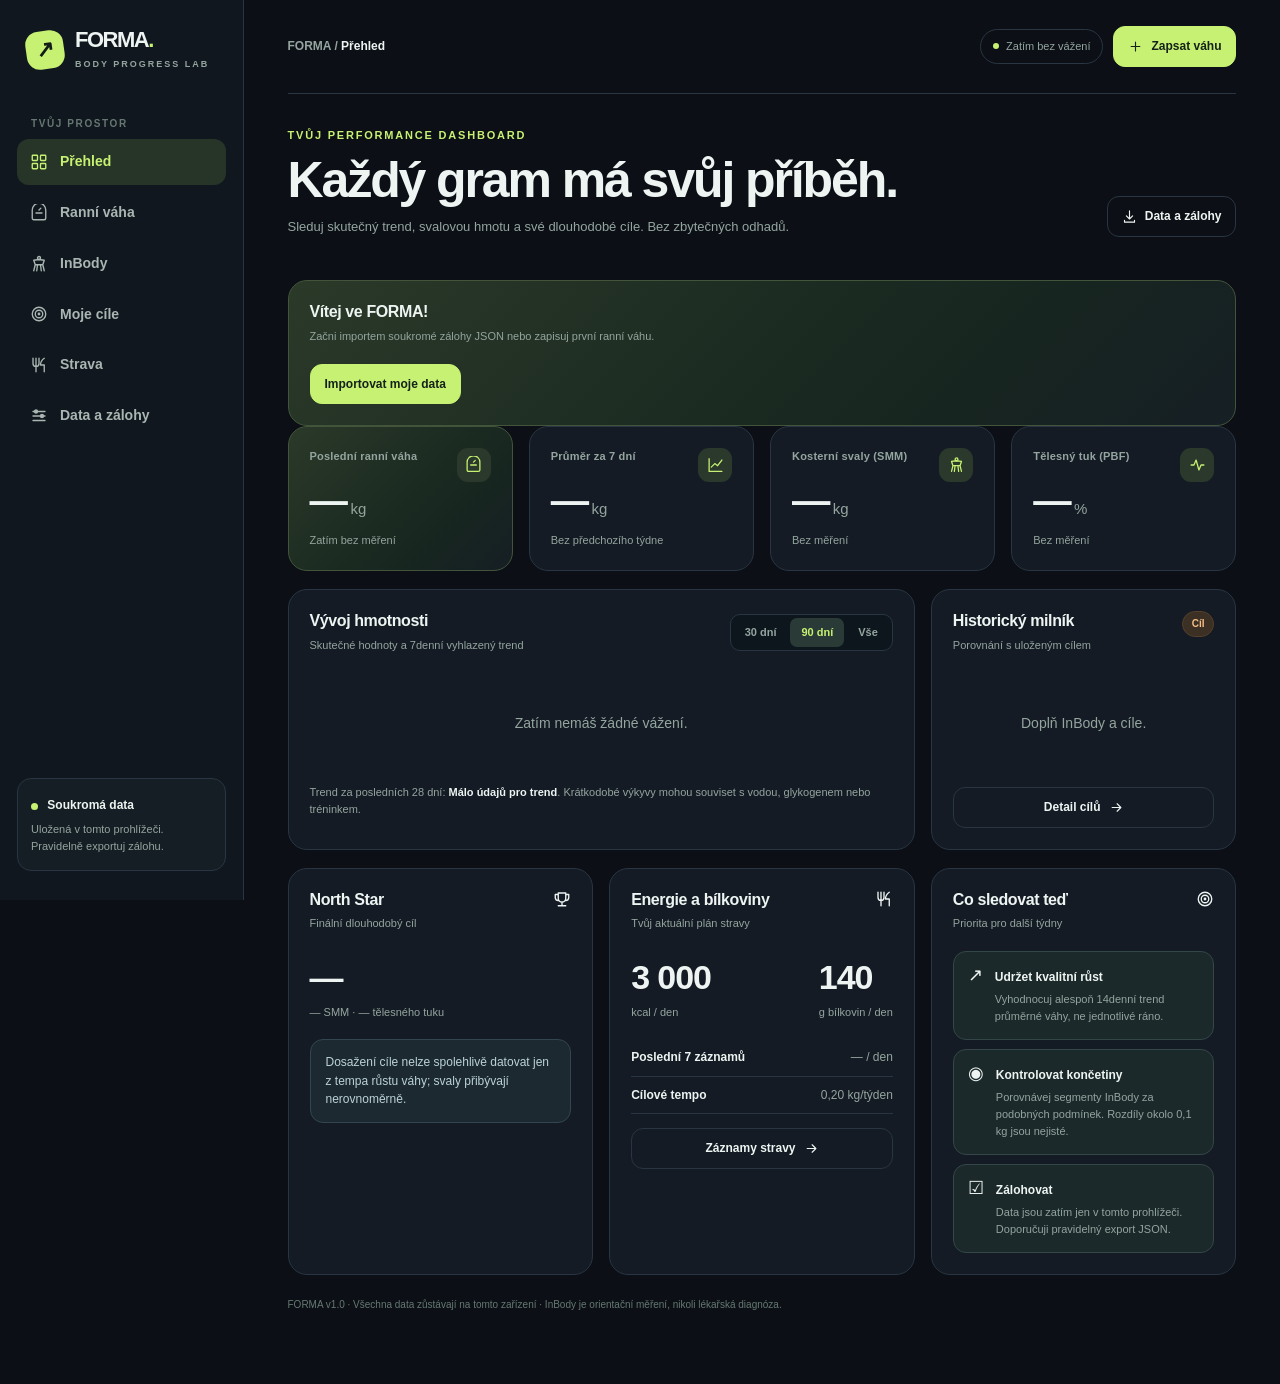
<file: index.html>
<!DOCTYPE html>
<html lang="cs">
<head>
<meta charset="utf-8"/>
<meta name="viewport" content="width=device-width,initial-scale=1,viewport-fit=cover"/>
<meta name="theme-color" content="#0c1016"/>
<meta name="description" content="FORMA – soukromý deník váhy, InBody, stravy a dlouhodobých cílů."/>
<title>FORMA · Body Progress Lab</title>
<link rel="manifest" href="./manifest.webmanifest"/><link rel="icon" type="image/svg+xml" href="./assets/icon.svg"/>
<style>:root{color-scheme:dark;--bg:#0c1016;--surface:#141b24;--surface2:#1b2430;--border:#293542;--text:#edf4f1;--muted:#94a59f;--subtle:#657871;--lime:#c7f172;--cyan:#85cecd;--orange:#ffbb86;--red:#ef9b9b;--shadow:0 22px 80px rgba(0,0,0,.23)}
*{box-sizing:border-box}html{scroll-behavior:smooth}body{margin:0;background:var(--bg);color:var(--text);font:14px/1.55 -apple-system,BlinkMacSystemFont,'Segoe UI',Inter,Arial,sans-serif;-webkit-font-smoothing:antialiased}button,input,select,textarea{font:inherit}button{cursor:pointer}button:focus-visible,input:focus-visible,select:focus-visible,textarea:focus-visible{outline:2px solid var(--lime);outline-offset:3px}svg{display:block;max-width:100%}a{color:var(--lime)}.app-layout{display:grid;grid-template-columns:244px minmax(0,1fr);min-height:100vh}.sidebar{padding:29px 17px;position:sticky;top:0;height:100vh;border-right:1px solid var(--border);background:#11171f;display:flex;flex-direction:column;gap:24px;z-index:10}.brand{display:flex;align-items:center;gap:11px;margin:0 0 2px 9px}.brand-symbol{display:grid;place-items:center;width:38px;height:38px;border-radius:13px;background:var(--lime);color:#111b17;transform:rotate(-8deg);font-size:22px;font-weight:900}.brand-name{font-size:22px;font-weight:800;letter-spacing:-1.5px;line-height:1}.brand-kicker{display:block;font-size:9px;letter-spacing:2px;color:var(--muted);font-weight:800;margin-top:7px}.nav-label{padding:0 14px;margin:18px 0 8px;text-transform:uppercase;font-size:10px;letter-spacing:1.6px;color:var(--subtle);font-weight:800}.nav{display:flex;flex-direction:column;gap:5px}.nav button{border:0;background:transparent;color:#a9b6b1;border-radius:12px;padding:12px 13px;display:flex;align-items:center;gap:12px;text-align:left;font-weight:600;width:100%;transition:.15s}.nav button svg{height:18px;width:18px;stroke-width:1.8}.nav button:hover{background:#202a34;color:var(--text)}.nav button.active{background:#263527;color:var(--lime)}.sidebar-bottom{margin-top:auto;padding:15px 13px;border:1px solid var(--border);border-radius:14px;background:#151e24}.sidebar-bottom b{font-size:12px}.sidebar-bottom p{font-size:11px;color:var(--muted);margin:5px 0 0}.signal{display:inline-flex;vertical-align:middle;border-radius:50%;height:7px;width:7px;background:var(--lime);margin-right:6px}.main{min-width:0;padding:26px clamp(17px,3.4vw,54px) 72px;max-width:1580px;width:100%;margin:auto}.topbar{display:flex;align-items:center;justify-content:space-between;gap:14px;padding-bottom:26px;border-bottom:1px solid var(--border)}.breadcrumb{font-size:12px;color:var(--muted);font-weight:600}.breadcrumb strong{color:var(--text)}.top-right{display:flex;gap:10px;align-items:center}.pill{display:inline-flex;align-items:center;gap:7px;border-radius:99px;font-size:11px;padding:8px 12px;border:1px solid var(--border);color:var(--muted);white-space:nowrap}.pill .dot{height:6px;width:6px;background:var(--lime);border-radius:50%}.button{border:1px solid var(--border);background:var(--surface2);border-radius:12px;color:var(--text);display:inline-flex;gap:8px;align-items:center;justify-content:center;padding:10px 14px;font-weight:700;font-size:12px;transition:.18s;white-space:nowrap}.button:hover{border-color:#7b9b8b;filter:brightness(1.12)}.button.primary{background:var(--lime);border-color:var(--lime);color:#15221a}.button.ghost{background:transparent}.button.danger{color:#ffd0ca;border-color:#604147;background:#34232a}.button.small{padding:7px 10px;font-size:11px;border-radius:9px}.button svg{width:15px;height:15px}.header{padding:33px 0 25px;display:flex;align-items:flex-end;justify-content:space-between;gap:15px}.overline{color:var(--lime);font-size:11px;letter-spacing:1.8px;text-transform:uppercase;font-weight:800}.header h1{font-size:clamp(29px,4vw,50px);line-height:1.08;letter-spacing:-2.1px;font-weight:800;margin:9px 0 10px;max-width:820px}.header p{color:var(--muted);margin:0;max-width:640px;font-size:13px}.header-actions{display:flex;gap:9px;flex-wrap:wrap}.grid{display:grid;gap:16px}.cols4{grid-template-columns:repeat(4,minmax(0,1fr))}.cols3{grid-template-columns:repeat(3,minmax(0,1fr))}.cols2{grid-template-columns:repeat(2,minmax(0,1fr))}.span2{grid-column:span 2}.span3{grid-column:span 3}.card{background:var(--surface);border:1px solid var(--border);border-radius:19px;padding:21px;min-width:0}.card.soft{background:#18222b}.card.accent{background:linear-gradient(135deg,#2a3928 0%,#17261f 68%,#161f25 100%);border-color:#42553a}.card-heading{display:flex;align-items:flex-start;justify-content:space-between;gap:14px;margin-bottom:19px}.card-heading h2{font-size:16px;line-height:1.3;letter-spacing:-.4px;margin:0}.card-heading p{margin:5px 0 0;color:var(--muted);font-size:11px}.stat-label{font-size:11px;color:var(--muted);font-weight:650;letter-spacing:.2px}.stat-value{font-size:clamp(27px,3vw,39px);font-weight:770;letter-spacing:-1.7px;line-height:1.2;margin:13px 0 8px}.stat-value small{font-size:15px;font-weight:500;color:var(--muted);letter-spacing:0}.stat-foot{font-size:11px;color:var(--muted)}.stat-foot.good{color:var(--lime)}.stat-foot.warn{color:var(--orange)}.stat-mark{float:right;width:34px;height:34px;display:grid;place-items:center;color:var(--lime);background:#2b392c;border-radius:11px}.stat-mark svg{width:17px}.section{margin-top:18px}.chip{display:inline-flex;align-items:center;gap:5px;background:#283329;border:1px solid #394f35;color:var(--lime);border-radius:99px;padding:4px 9px;font-size:10px;font-weight:750}.chip.muted{background:#1b2732;color:#a7c3d0;border-color:#344456}.chip.warn{background:#3c3024;color:#f6c18b;border-color:#54402b}.chip.gray{background:#202b32;color:#b6c1c0;border-color:#34404a}.split-head{display:flex;align-items:center;justify-content:space-between;gap:12px;flex-wrap:wrap}.seg-control{display:inline-flex;background:#0d151d;border:1px solid var(--border);border-radius:10px;padding:3px;gap:3px}.seg-control button{border:0;background:transparent;color:var(--muted);border-radius:7px;padding:6px 11px;font-weight:700;font-size:11px}.seg-control button.active{background:#293a37;color:var(--lime)}.chart-holder{width:100%;overflow-x:auto;overflow-y:hidden}.chart{width:100%;height:auto;overflow:visible}.chart text{font-family:inherit}.legend{display:flex;gap:16px;align-items:center;flex-wrap:wrap;color:var(--muted);font-size:11px;margin-top:5px}.legend i{display:inline-block;width:15px;height:3px;border-radius:2px;vertical-align:middle;margin-right:5px}.chart-note{font-size:11px;color:var(--muted);margin:9px 0 0}.row-between{display:flex;justify-content:space-between;align-items:center;gap:10px}.muted{color:var(--muted)}.tiny{font-size:11px}.big-number{font-size:34px;font-weight:800;letter-spacing:-1.1px}.goal-bar{height:8px;border-radius:99px;background:#303b3d;overflow:hidden;margin:9px 0 6px}.goal-bar>div{height:100%;background:var(--lime);border-radius:99px}.progress-row{margin-bottom:18px}.progress-row:last-child{margin-bottom:0}.progress-row strong{font-size:13px}.progress-row .muted{font-size:11px}.list-row{display:flex;align-items:center;justify-content:space-between;padding:12px 0;gap:12px;border-top:1px solid var(--border)}.list-row:first-child{border-top:0}.list-row .title{font-size:12px;font-weight:700}.list-row p{margin:2px 0 0;color:var(--muted);font-size:11px}.list-row b{font-size:15px}.info{background:#1c2930;border:1px solid #324651;border-radius:13px;padding:13px 15px;color:#bcd2d8;font-size:12px}.info.warning{background:#2d281f;border-color:#51442f;color:#ead9b2}.info.success{background:#223128;border-color:#3a5541;color:#d3ecc4}.insight{display:flex;gap:12px;align-items:flex-start;padding:14px;background:#1b292a;border:1px solid #334648;border-radius:13px}.insight .ins-icon{font-size:18px;line-height:1}.insight p{font-size:11px;color:var(--muted);margin:3px 0 0}.insight b{font-size:12px}.table-scroll{overflow:auto;width:100%;border:1px solid var(--border);border-radius:14px}table{border-collapse:collapse;width:100%;min-width:540px;text-align:left}th,td{padding:12px 13px;border-bottom:1px solid var(--border)}th{font-size:10px;letter-spacing:.45px;color:var(--muted);font-weight:750;background:#1b2530;white-space:nowrap}td{font-size:12px}tr:last-child td{border-bottom:0}tr:hover td{background:#19242c}.right{text-align:right}.nowrap{white-space:nowrap}.positive{color:var(--lime)}.negative{color:var(--red)}.nothing{color:#788883}.group-row td{background:#25313c!important;color:#d2e6e0;font-weight:800;letter-spacing:.4px}.form{display:grid;grid-template-columns:repeat(4,minmax(0,1fr));gap:14px}.field{min-width:0;display:flex;flex-direction:column;gap:6px}.field.span2{grid-column:span 2}.field.full{grid-column:1/-1}.field label{font-size:11px;color:#b6c7c1;font-weight:650}.field input,.field select,.field textarea{width:100%;background:#0f171e;border:1px solid #364652;color:var(--text);border-radius:10px;padding:11px 12px;font-size:13px;min-width:0}.field input::placeholder,.field textarea::placeholder{color:#60736f}.field textarea{resize:vertical;min-height:70px}.field small{font-size:10px;color:var(--muted)}.form-actions{grid-column:1/-1;display:flex;gap:9px;justify-content:flex-end;flex-wrap:wrap}.form-title{grid-column:1/-1;margin:12px 0 0;color:var(--lime);font-size:11px;font-weight:800;text-transform:uppercase;letter-spacing:1.3px}.selector{display:flex;gap:10px;align-items:center;flex-wrap:wrap}.selector select{background:#1b2530;border:1px solid var(--border);border-radius:9px;padding:8px 9px;color:var(--text);font-size:12px}.seg-item{padding:13px 0;border-bottom:1px solid var(--border)}.seg-item:last-child{border:0}.seg-lines{position:relative;margin:8px 0;height:13px;background:#29343c;border-radius:6px;overflow:hidden}.seg-lines .base{position:absolute;left:0;top:0;bottom:0;background:#617f88;border-radius:6px}.seg-lines .new{position:absolute;left:0;top:5px;height:8px;background:var(--lime);border-radius:6px}.seg-lines .target{position:absolute;top:0;bottom:0;width:2px;background:#ffca8e}.bars{display:flex;align-items:flex-end;justify-content:space-between;gap:7px;height:144px;margin-top:15px;border-bottom:1px solid var(--border);padding-bottom:1px}.bar-col{flex:1;display:flex;flex-direction:column;justify-content:flex-end;gap:5px;align-items:center;height:100%}.bar-col span{font-size:10px;color:var(--muted);white-space:nowrap}.bar-col .bar{width:70%;max-width:45px;background:#30483b;border-radius:5px 5px 0 0;min-height:2px}.bar-col .bar.over{background:var(--lime)}.note{color:var(--muted);font-size:11px}.timeline{display:flex;flex-direction:column;gap:0}.timeline-item{position:relative;border-left:1px solid #4b6554;margin-left:8px;padding:0 0 21px 21px}.timeline-item:last-child{border-color:transparent;padding-bottom:0}.timeline-item:before{content:'';position:absolute;left:-5px;top:4px;width:9px;height:9px;background:var(--lime);border-radius:50%}.timeline-item h4{margin:0 0 2px;font-size:13px}.timeline-item p{font-size:11px;color:var(--muted);margin:0}.empty{text-align:center;color:var(--muted);padding:40px 12px}.empty svg{width:34px;height:34px;margin:0 auto 10px;stroke:var(--lime)}.dropzone{border:1px dashed #60736a;border-radius:13px;padding:20px;text-align:center;background:#182329;position:relative}.dropzone input{max-width:100%}.dropzone p{color:var(--muted);font-size:11px}.toast-host{position:fixed;bottom:23px;right:28px;z-index:999;pointer-events:none}.toast{padding:12px 18px;background:#d1f39a;color:#172219;border-radius:12px;box-shadow:var(--shadow);font-size:12px;font-weight:800;max-width:360px}.toast.error{background:#ffd1cd;color:#572b29}.footer-note{font-size:10px;color:var(--subtle);padding-top:22px}.mobile-nav{display:none}.chart-label{fill:#859891;font-size:12px}.not-found{padding:40px}.row-actions{display:flex;gap:5px;justify-content:flex-end}.details{border:1px solid var(--border);border-radius:13px;padding:10px 15px;margin:13px 0}.details summary{cursor:pointer;color:var(--lime);font-weight:800;font-size:12px;padding:5px}.details .form{margin-top:15px}.key-value{display:flex;justify-content:space-between;gap:9px;border-bottom:1px solid var(--border);padding:9px 0}.key-value:last-child{border-bottom:0}.key-value strong{font-size:12px}.key-value span{color:var(--muted);font-size:12px}.selectrow{display:flex;flex-wrap:wrap;gap:12px;align-items:center}.goal-cards{display:grid;grid-template-columns:repeat(2,minmax(0,1fr));gap:14px}.goal-card{background:#1a252e;border:1px solid var(--border);border-radius:15px;padding:18px}.goal-card h3{margin:0 0 4px;font-size:16px}.goal-card p{color:var(--muted);margin:0 0 14px;font-size:11px}.goal-numbers{display:flex;gap:16px;margin:10px 0 16px}.goal-numbers span{font-size:10px;color:var(--muted)}.goal-numbers b{display:block;font-size:20px;color:var(--text)}.mobile-brand{display:none}
@media(max-width:1190px){.cols4{grid-template-columns:repeat(2,minmax(0,1fr))}.cols3{grid-template-columns:repeat(2,minmax(0,1fr))}.cols3>.card:last-child{grid-column:span 2}.app-layout{grid-template-columns:205px minmax(0,1fr)}.sidebar{padding-inline:11px}}
@media(max-width:750px){.app-layout{display:block}.sidebar{display:none}.main{padding:14px 15px 95px}.topbar{padding:4px 0 13px}.breadcrumb{display:none}.mobile-brand{display:flex;align-items:center;gap:9px;font-size:20px;font-weight:850;letter-spacing:-1px}.mobile-brand .brand-symbol{height:31px;width:31px;font-size:18px;border-radius:9px}.top-right .pill{display:none}.header{padding:25px 0 20px;align-items:flex-start;flex-direction:column}.header h1{font-size:34px;letter-spacing:-1.4px}.header p{font-size:12px}.cols2,.cols3{grid-template-columns:1fr}.cols3>.card:last-child,.span2,.span3{grid-column:auto}.cols4{grid-template-columns:repeat(2,minmax(0,1fr));gap:9px}.cols4 .card{padding:15px;border-radius:14px}.stat-value{font-size:29px;margin:12px 0 5px}.card{padding:16px;border-radius:16px}.section{margin-top:11px}.grid{gap:11px}.mobile-nav{position:fixed;bottom:0;left:0;right:0;z-index:40;background:#121a21f0;backdrop-filter:blur(18px);border-top:1px solid var(--border);display:flex;justify-content:space-around;align-items:stretch;padding:8px 6px max(9px,env(safe-area-inset-bottom))}.mobile-nav button{border:0;background:transparent;color:#95a5a2;display:flex;flex-direction:column;align-items:center;gap:2px;min-width:0;padding:3px 3px;font-weight:600;font-size:9px}.mobile-nav button.active{color:var(--lime)}.mobile-nav button svg{height:19px;width:19px}.form{grid-template-columns:repeat(2,minmax(0,1fr));gap:11px}.field.span2{grid-column:span 2}.form-actions{flex-direction:column}.form-actions .button{width:100%}.goal-cards{grid-template-columns:1fr}.toast-host{bottom:85px;right:15px;left:15px}.toast{max-width:unset}.button.hide-mobile{display:none}.card-heading{margin-bottom:11px}.seg-control button{padding:5px 8px}.chart-holder .chart{min-width:580px}.chart-label{font-size:11px}}
@media(max-width:350px){.cols4{grid-template-columns:1fr 1fr}.stat-value{font-size:23px}.main{padding-inline:10px}.card{padding:13px}}
@media(prefers-reduced-motion:reduce){*{scroll-behavior:auto!important;transition:none!important}}

.recovery-actions{display:flex;gap:8px;flex-wrap:wrap;margin-top:12px}.recovery-actions .button{white-space:normal;text-align:center}
</style>
</head>
<body>
<div id="app"><div class="not-found">Spouštím FORMA…</div></div>
<div class="toast-host" id="toast-host" aria-live="polite"></div>
<script>'use strict';

const APP_VERSION = 1;
const STORAGE_KEY = 'forma.bodylab.v1';
const METRIC_GROUPS = [
  { title: 'Složení těla', metrics: [
    ['weight','Hmotnost','kg'],['fatKg','Tělesný tuk','kg'],['pbf','Tělesný tuk (PBF)','%'],
    ['ffm','Beztuková hmota (FFM)','kg'],['slm','Měkká beztuková hmota (SLM)','kg'],
    ['smm','Kosterní svaly (SMM)','kg'],['bmi','BMI',''],['score','InBody skóre','/100']
  ]},
  { title: 'Voda a tkáně', metrics: [
    ['tbw','Celková tělesná voda (TBW)','l'],['icw','Intracelulární voda (ICW)','l'],
    ['ecw','Extracelulární voda (ECW)','l'],['ecwTbw','ECW/TBW',''],['ecfTbf','ECF/TBF',''],
    ['bcm','Buněčná hmota (BCM)','kg'],['protein','Bílkoviny v těle','kg'],
    ['minerals','Minerály','kg'],['bmc','Kostní minerály (BMC)','kg'],['amc','AMC','']
  ]},
  { title: 'Metabolismus a další', metrics: [
    ['whr','Pas/boky (WHR)',''],['vfa','Viscerální tuková plocha (VFA)','cm²'],
    ['visceral','Úroveň viscerálního tuku',''],['absi','ABSI',''],['obesity','Stupeň obezity','%'],
    ['bmr','Bazální metabolismus','kcal'],['bma','BMA',''],['smi','SMI','kg/m²'],
    ['phase','Fázový úhel','°'],['intake','InBody doporučený příjem','kcal']
  ]}
];
const SEGMENTS = [
  ['leftArm','Levá ruka'],['rightArm','Pravá ruka'],['trunk','Trup'],
  ['leftLeg','Levá noha'],['rightLeg','Pravá noha']
];
const EMPTY_SEG = () => ({leftArm:null,rightArm:null,trunk:null,leftLeg:null,rightLeg:null});
// Tento repozitář neobsahuje žádná osobní měření.
// Historická data importujte přes Data a zálohy ze soukromého JSON souboru.
const originalWeights = [];
const INITIAL_INBODY = [];
const INITIAL_GOALS = [];
const INITIAL_NUTRITION = [];
const INITIAL_EVENTS = [];
const makeInitialData = () => ({
  version: APP_VERSION,
  weights: structuredClone(originalWeights),
  inbodies: structuredClone(INITIAL_INBODY),
  goals: structuredClone(INITIAL_GOALS),
  nutrition: structuredClone(INITIAL_NUTRITION),
  events: structuredClone(INITIAL_EVENTS),
  settings: {kcal:3000,protein:140,carbs:385,fat:100,goalGain:0.2,accent:'lime'},
  createdAt:new Date().toISOString().slice(0,10),modifiedAt:new Date().toISOString()
});


'use strict';
const num = v => v === null || v === undefined || v === '' ? null : (Number.isFinite(Number(v)) ? Number(v) : null);
const fixed = (v,d=1) => v == null || !Number.isFinite(Number(v)) ? '—' : Number(v).toLocaleString('cs-CZ',{minimumFractionDigits:d,maximumFractionDigits:d});
const fmt = (v, unit='', d=1) => v == null || !Number.isFinite(Number(v)) ? '—' : fixed(v,d) + (unit ? ' '+unit : '');
const escapeHtml = v => String(v ?? '').replace(/[&<>"']/g,c=>({'&':'&amp;','<':'&lt;','>':'&gt;','"':'&quot;',"'":'&#39;'}[c]));
const dateValue = s => new Date(`${s}T12:00:00`).getTime();
const isDate = s => /^\d{4}-\d{2}-\d{2}$/.test(String(s)) && !Number.isNaN(dateValue(s)) && new Date(dateValue(s)).toISOString().slice(0,10) === s;
const dateLabel = d => {if(!d) return '—'; const [y,m,dd]=d.split('-');return `${Number(dd)}. ${Number(m)}. ${y}`;};
const shortDate = d => { const [y,m,dd]=d.split('-');return `${Number(dd)}. ${Number(m)}.`; };
const sortAsc = (xs,key='date') => [...xs].sort((a,b)=>String(a[key]).localeCompare(String(b[key])));
const sortDesc = (xs,key='date') => [...xs].sort((a,b)=>String(b[key]).localeCompare(String(a[key])));
const mean = xs => xs.length ? xs.reduce((a,b)=>a+b,0)/xs.length : null;
const std = xs => xs.length>1 ? Math.sqrt(mean(xs.map(x=>(x-mean(xs))**2))) : null;
const getLatest = xs => sortDesc(xs)[0] || null;
const trailing = (xs,days,anchor) => {const last = anchor || getLatest(xs)?.date;if(!last) return [];
  const since=dateValue(last)-(days-1)*86400000;
  return sortAsc(xs.filter(x=>dateValue(x.date)>=since && dateValue(x.date)<=dateValue(last)));
};
const dailyMoving = (weights,days=7) => sortAsc(weights).map(w=>{
  const v=trailing(weights,days,w.date).map(r=>r.kg);
  return {...w,avg:mean(v),count:v.length};
});
const weightStats = weights => {
  const all=sortAsc(weights), last=getLatest(all);
  if(!last) return {latest:null,avg7:null,prev7:null,avg28:null,rate:null,delta:null,n7:0};
  const a7=trailing(all,7,last.date), a28=trailing(all,28,last.date);
  const prevDate=new Date(dateValue(last.date)-7*86400000).toISOString().slice(0,10);
  const p7=trailing(all,7,prevDate);
  const avg7=mean(a7.map(w=>w.kg)),prev7=mean(p7.map(w=>w.kg));
  const rate=regressionRate(a28);
  return {latest:last,avg7,prev7,avg28:mean(a28.map(w=>w.kg)),rate,
          delta:avg7 != null && prev7 != null ? avg7-prev7 : null,n7:a7.length,nPrev:p7.length};
};
const regressionRate = weights => {
  const xs=sortAsc(weights); if(xs.length<8 || datesRange(xs[0].date,xs[xs.length-1].date)<14) return null;
  const a=xs[0].date; const points=xs.map(w=>({x:(dateValue(w.date)-dateValue(a))/86400000,y:w.kg}));
  const mx=mean(points.map(p=>p.x)),my=mean(points.map(p=>p.y));
  const den=points.reduce((a,p)=>a+(p.x-mx)**2,0);
  if(!den) return null;
  return 7*points.reduce((a,p)=>a+(p.x-mx)*(p.y-my),0)/den;
};
const goalProgress=(start,target,current)=>{
  if([start,target,current].some(v=>num(v)==null) || Number(target)===Number(start)) return null;
  return (Number(current)-Number(start))/(Number(target)-Number(start))*100;
};
const datesRange=(a,b)=> (dateValue(b)-dateValue(a))/86400000;
const serializeCSV=(rows,fields)=> ['\ufeff'+fields.join(';'),...rows.map(x=>fields.map(k=>{
    let v=x[k]??'';if(typeof v==='number')v=String(v).replace('.',',');
    return `"${String(v).replace(/"/g,'""')}"`;
  }).join(';'))].join('\r\n');
const parseDelimitedRow=(line,delimiter)=>{const cells=[];let value='',quoted=false;
  for(let i=0;i<line.length;i++){let ch=line[i];if(ch==='"'){
    if(quoted && line[i+1]==='"'){value+='"';i++;}else quoted=!quoted;
  }else if(ch===delimiter&&!quoted){cells.push(value);value='';}else value+=ch;}
  cells.push(value);return cells;};
const parseWeightCSV=text=>{
  const lines=String(text).replace(/^\ufeff/,'').split(/\r?\n/).filter(x=>x.trim());
  if(!lines.length) return {rows:[],errors:['Soubor je prázdný.']};
  const delimiter=lines[0].includes(';')?';':lines[0].includes('\t')?'\t':',';
  const head=parseDelimitedRow(lines[0],delimiter).map(s=>s.trim().toLowerCase());
  const dateAt=head.findIndex(s=>/date|datum/.test(s)),weightAt=head.findIndex(s=>/weight|váha|vaha|kg|hmotnost/.test(s));
  const header=dateAt>=0&&weightAt>=0;
  const rows=[],errors=[];
  for(let i=header?1:0;i<lines.length;i++){
    const values=parseDelimitedRow(lines[i],delimiter).map(s=>s.trim());
    let date=values[header?dateAt:0],weight=values[header?weightAt:1];
    const m=/^(\d{1,2})\.(\d{1,2})\.(\d{4})$/.exec(date);
    if(m)date=`${m[3]}-${m[2].padStart(2,'0')}-${m[1].padStart(2,'0')}`;
    const kg=num(String(weight??'').replace(',','.'));
    if(!isDate(date)||kg==null||kg<30||kg>300){errors.push(`Řádek ${i+1}: neplatné datum nebo hmotnost.`);continue;}
    rows.push({date,kg,note:'Import CSV',creatine:'unknown'});
  }
  return {rows,errors};
};
function safeData(input){
  if(!input||typeof input!=='object'||!Array.isArray(input.weights)||!Array.isArray(input.inbodies)||!Array.isArray(input.goals)||!Array.isArray(input.nutrition)) throw new Error('Neplatná struktura zálohy.');
  if(input.version != null && (!Number.isSafeInteger(input.version) || input.version<1 || input.version>APP_VERSION)) throw new Error('Tato záloha pochází z nekompatibilní verze FORMA.');
  if([input.weights,input.inbodies,input.goals,input.nutrition].some(a=>a.length>10000)) throw new Error('Příliš mnoho záznamů v souboru.');
  const out=makeInitialData();out.weights=[];out.inbodies=[];out.goals=[];out.nutrition=[];out.events=[];
  for(const w of input.weights){if(!isDate(w.date)||num(w.kg)==null||w.kg<30||w.kg>300)throw new Error('Chybný záznam hmotnosti.');out.weights.push({date:w.date,kg:Number(w.kg),note:String(w.note||'').slice(0,500),creatine:['yes','no','unknown'].includes(w.creatine)?w.creatine:'unknown'});}
  for(const r of input.inbodies){if(!isDate(r.date))throw new Error('Chybné datum InBody.');let entry={date:r.date,source:String(r.source||'Vlastní záznam').slice(0,150),height:num(r.height)};
    for(const g of METRIC_GROUPS)for(const [key] of g.metrics) entry[key]=num(r[key]);
    for(const typ of ['lean','fat']){entry[typ]={};for(const [s] of SEGMENTS)entry[typ][s]=num(r[typ]?.[s]);}
    out.inbodies.push(entry);
  }
  for(const g of input.goals){if(!g||typeof g!=='object')continue;
    const goal={id:String(g.id||`goal-${out.goals.length}`).slice(0,80),name:String(g.name||'Cíl').slice(0,100),due:isDate(g.due)?g.due:'',historic:!!g.historic,note:String(g.note||'').slice(0,500),metrics:{},lean:{},fat:{}};
    for(const cat of METRIC_GROUPS)for(const [k]of cat.metrics)goal.metrics[k]=num(g.metrics?.[k]);
    for(const typ of ['lean','fat'])for(const [k] of SEGMENTS)goal[typ][k]=num(g[typ]?.[k]);
    out.goals.push(goal);
  }
  for(const n of input.nutrition){if(!isDate(n.date))throw new Error('Chybné datum jídelníčku.');
    const item={date:n.date,note:String(n.note||'').slice(0,500),estimated:!!n.estimated};
    for(const k of ['kcal','protein','carbs','fat']){item[k]=num(n[k]);if(item[k]!=null && (item[k]<0||item[k]>20000))throw new Error('Neplatná hodnota jídelníčku.');}out.nutrition.push(item);}
  if(Array.isArray(input.events)) for(const e of input.events.slice(0,1000)){if(isDate(e.date))out.events.push({date:e.date,end:isDate(e.end)?e.end:null,label:String(e.label||'Událost').slice(0,100),type:String(e.type||'other').slice(0,40)});}
  const base=makeInitialData().settings;out.settings={...base};
  if(input.settings && typeof input.settings==='object')for(const k of ['kcal','protein','carbs','fat','goalGain']){const value=num(input.settings[k]);if(value!=null && value>=0 && value<20000)out.settings[k]=value;}
  out.weights=sortAsc([...new Map(out.weights.map(r=>[r.date,r])).values()]);
  out.inbodies=sortAsc([...new Map(out.inbodies.map(r=>[r.date,r])).values()]);
  out.nutrition=sortAsc([...new Map(out.nutrition.map(r=>[r.date,r])).values()]);
  out.modifiedAt=new Date().toISOString();return out;
}

/** Bezpečné načtení bez přepisování dat ani u poškozeného formátu. */
function readStoredData(storage,key=STORAGE_KEY){
 const raw=storage.getItem(key);
 if(raw===null)return {data:makeInitialData(),invalidRaw:null,error:null};
 try{return {data:safeData(JSON.parse(raw)),invalidRaw:null,error:null};}
 catch(error){return {data:makeInitialData(),invalidRaw:raw,error:String(error.message||error)};}
}
/** Nový stav je platný teprve po úspěšném zápisu. */
function writeStoredData(storage,candidate,key=STORAGE_KEY){
 const result={...candidate,modifiedAt:new Date().toISOString()};
 storage.setItem(key,JSON.stringify(result));
 return result;
}


'use strict';
const ICONS={
  dashboard:'<rect x="3" y="3" width="7" height="7" rx="1"/><rect x="14" y="3" width="7" height="7" rx="1"/><rect x="14" y="14" width="7" height="7" rx="1"/><rect x="3" y="14" width="7" height="7" rx="1"/>',
  weight:'<path d="M3 8a9 9 0 0 1 18 0v11a2 2 0 0 1-2 2H5a2 2 0 0 1-2-2z"/><path d="M12 8l2.5-2.5M8 12h8"/>',
  body:'<circle cx="12" cy="4" r="2"/><path d="M5 21l2-8-2-6 7-1 7 1-2 6 2 8M7 13h10M10 13l-1 8m5-8 1 8"/>',
  target:'<circle cx="12" cy="12" r="9"/><circle cx="12" cy="12" r="5"/><circle cx="12" cy="12" r="1"/>',
  food:'<path d="M4 3v7a4 4 0 0 0 8 0V3M8 3v18M19 3c-3 2-5 5-5 9h5v9"/>',
  data:'<path d="M4 6h16M4 12h16M4 18h16"/><circle cx="8" cy="6" r="2" fill="currentColor"/><circle cx="16" cy="12" r="2" fill="currentColor"/>',
  plus:'<path d="M12 5v14M5 12h14"/>',
  arrow:'<path d="M5 12h14m-6-6 6 6-6 6"/>',
  down:'<path d="m6 9 6 6 6-6"/>',
  edit:'<path d="M12 20h9M16.5 3.5a2.1 2.1 0 0 1 3 3L8 18l-4 1 1-4z"/>',
  trash:'<path d="M3 6h18M8 6V4h8v2m3 0-1 15H6L5 6m5 4v7m4-7v7"/>',
  file:'<path d="M5 3h9l5 5v13H5zM14 3v5h5M8 13h8m-8 4h8"/>',
  upload:'<path d="M12 16V3m-5 5 5-5 5 5M4 15v5h16v-5"/>',
  download:'<path d="M12 3v13m-5-5 5 5 5-5M4 18v3h16v-3"/>',
  calendar:'<rect x="3" y="5" width="18" height="16" rx="2"/><path d="M7 3v4m10-4v4M3 10h18"/>',
  chart:'<path d="M3 21h18M3 21V3m3 12 5-5 4 3 6-8"/>',
  shield:'<path d="M12 2l9 4v6c0 6-4 9-9 10-5-1-9-4-9-10V6z"/><path d="m8 12 3 3 5-6"/>',
  activity:'<path d="M3 12h4l3-7 4 14 3-7h4"/>',
  info:'<circle cx="12" cy="12" r="10"/><path d="M12 11v6m0-10h.01"/>',
  check:'<path d="m4 12 5 5 11-11"/>',
  refresh:'<path d="M20 7v5h-5M4 17v-5h5M6 9a7 7 0 0 1 12-2l2 5M4 12l2 5a7 7 0 0 0 12-2"/>',
  trophy:'<path d="M7 4h10v7a5 5 0 0 1-10 0zM7 6H3v4a4 4 0 0 0 4 4m10-8h4v4a4 4 0 0 1-4 4m-5 2v4m-5 1h10"/>',
  clock:'<circle cx="12" cy="12" r="10"/><path d="M12 6v6l4 3"/>',
  save:'<path d="M5 3h13l3 3v15H3V3h2m3 0v6h8V3M7 21v-8h10v8"/>'
};
const icon=(key,cls='')=>`<svg class="${cls}" viewBox="0 0 24 24" width="18" height="18" fill="none" stroke="currentColor" stroke-width="1.8" stroke-linecap="round" stroke-linejoin="round" aria-hidden="true">${ICONS[key]||ICONS.info}</svg>`;
let data;let storageError=false;let recoveryRaw=null;
const ui={view:'dashboard',period:90,weightEdit:null,weightShowAll:false,inbodyEdit:null,goalEdit:null,nutritionEdit:null,baseInbody:'',newInbody:'',showInbodyForm:false,showGoalForm:false,showNutritionForm:false};
function loadData(){
 try{const r=readStoredData(localStorage);
  if(r.invalidRaw!==null){recoveryRaw=r.invalidRaw;storageError=true;console.warn('Nečitelná historie FORMA:',r.error);}
  return r.data;
 }catch(e){storageError=true;console.warn('Úložiště:',e);return makeInitialData();}
}
function saveData(){
 if(recoveryRaw!==null){storageError=true;toast('Původní data jsou chráněná. Obnov je nebo vědomě resetuj.','error');return false;}
 try{data=writeStoredData(localStorage,data);storageError=false;return true;}
 catch(e){storageError=true;toast('Uložení selhalo. Změna nemusí být trvalá – stáhni JSON zálohu.','error');return false;}
}
function applyReplacement(candidate,message){
 try{const saved=writeStoredData(localStorage,candidate);data=saved;recoveryRaw=null;storageError=false;
  ui.baseInbody=firstInBody()?.date||'';ui.newInbody=lastInBody()?.date||'';
  render();toast(message);return true;
 }catch(e){storageError=true;render();toast('Zápis selhal; původní data zůstala uložená.','error');return false;}
}
function toast(text,type='ok'){const host=document.getElementById('toast-host');host.innerHTML=`<div class="toast ${type==='error'?'error':''}">${escapeHtml(text)}</div>`;clearTimeout(toast._timer);toast._timer=setTimeout(()=>host.innerHTML='',3900);}
function download(content,name,type){const blob=new Blob([content],{type}),url=URL.createObjectURL(blob),anchor=document.createElement('a');anchor.href=url;anchor.download=name;document.body.append(anchor);anchor.click();anchor.remove();setTimeout(()=>URL.revokeObjectURL(url),1500);}
function saveAndRender(message){const ok=saveData();render();if(ok&&message)toast(message);}
const navs=[['dashboard','Přehled','dashboard'],['weight','Ranní váha','weight'],['inbody','InBody','body'],['goals','Moje cíle','target'],['nutrition','Strava','food'],['data','Data a zálohy','data']];
function navMarkup(mobile=false){return navs.map(([id,title,ic])=>`<button type="button" data-nav="${id}" class="${ui.view===id?'active':''}" title="${title}" aria-label="${title}" aria-current="${ui.view===id?'page':'false'}">${icon(ic)}<span>${title}</span></button>`).join('');}
function layout(content){const latest=getLatest(data.weights);
  return `<div class="app-layout"><aside class="sidebar"><div class="brand"><div class="brand-symbol">↗</div><div><div class="brand-name">FORMA<span style="color:var(--lime)">.</span></div><span class="brand-kicker">BODY PROGRESS LAB</span></div></div><div><div class="nav-label">Tvůj prostor</div><nav class="nav" aria-label="Hlavní navigace">${navMarkup()}</nav></div><div class="sidebar-bottom"><b><span class="signal"></span> Soukromá data</b><p>Uložená v tomto prohlížeči. Pravidelně exportuj zálohu.</p></div></aside>
  <main class="main"><div class="topbar"><div class="breadcrumb">FORMA / <strong>${escapeHtml(navs.find(n=>n[0]===ui.view)?.[1]||'Přehled')}</strong></div><div class="mobile-brand"><div class="brand-symbol">↗</div>FORMA<span style="color:var(--lime)">.</span></div><div class="top-right"><span class="pill"><span class="dot"></span>${escapeHtml(latest?`Poslední vážení ${dateLabel(latest.date)}`:'Zatím bez vážení')}</span><button class="button primary" data-action="new-weight">${icon('plus')}<span> Zapsat váhu</span></button></div></div>${recoveryRaw!==null?'<div class="info warning" role="alert" style="margin-top:15px"><b>OCHRANA DAT: historii se nepodařilo načíst</b><p>Původní obsah zůstal v tomto prohlížeči nedotčený. Nové zápisy jsou blokované, dokud historii neobnovíš nebo vědomě nesmažeš.</p><div class="recovery-actions"><button class="button" data-action="download-recovery">Stáhnout původní obsah</button><button class="button" data-nav="data">Obnovit ze zálohy</button><button class="button ghost" data-action="reset-recovery">Smazat poškozený obsah</button></div></div>':storageError?'<div class="info warning" role="alert" style="margin-top:15px">Prohlížeč blokuje ukládání. Změny nemusí být trvalé. Stáhni JSON zálohu.</div>':''}${content}<div class="footer-note">FORMA v1.0 · Všechna data zůstávají na tomto zařízení · InBody je orientační měření, nikoli lékařská diagnóza.</div></main><nav class="mobile-nav" aria-label="Mobilní navigace">${navMarkup(true)}</nav></div>`;}
function pageHeader(kicker,title,subtitle,actions=''){return `<header class="header"><div><div class="overline">${escapeHtml(kicker)}</div><h1>${title}</h1><p>${subtitle}</p></div>${actions?`<div class="header-actions">${actions}</div>`:''}</header>`;}
function card(title,sub,body,extra=''){return `<section class="card ${extra}"><div class="card-heading"><div><h2>${title}</h2>${sub?`<p>${sub}</p>`:''}</div></div>${body}</section>`;}
function stat(label,value,unit,foot,ic='',cl=''){return `<section class="card ${cl}">${ic?`<div class="stat-mark">${icon(ic)}</div>`:''}<div class="stat-label">${label}</div><div class="stat-value">${value}<small> ${unit}</small></div><div class="stat-foot">${foot}</div></section>`;}
function goalById(id){return data.goals.find(g=>g.id===id)||null;}
const firstInBody=()=>sortAsc(data.inbodies)[0]||null;
const lastInBody=()=>getLatest(data.inbodies);
function trendLabel(rate){if(rate==null)return 'Málo údajů pro trend';if(rate>0.08)return `+${fixed(rate,2)} kg / týden`;if(rate<-.08)return `${fixed(rate,2)} kg / týden`;return `±${fixed(Math.abs(rate),2)} kg / týden`;}
function periodButtons(){return `<div class="seg-control" aria-label="Období grafu">${[[30,'30 dní'],[90,'90 dní'],[0,'Vše']].map(([val,t])=>`<button type="button" data-period="${val}" class="${ui.period===val?'active':''}" aria-pressed="${ui.period===val}">${t}</button>`).join('')}</div>`;}
function weightChart(){const full=sortAsc(data.weights);
  if(!full.length)return `<div class="empty">Zatím nemáš žádné vážení.</div>`;
  const last=getLatest(full).date,cut=ui.period?dateValue(last)-(ui.period-1)*86400000:-Infinity;
  const series=full.filter(w=>dateValue(w.date)>=cut),moving=dailyMoving(full).filter(w=>dateValue(w.date)>=cut);
  const left=49,right=838,top=18,bottom=225,width=right-left,height=bottom-top;
  let values=series.flatMap(w=>[w.kg]),ymin=Math.floor((Math.min(...values)-.35)*2)/2,ymax=Math.ceil((Math.max(...values)+.35)*2)/2;
  if(ymax-ymin<1){ymin-=.5;ymax+=.5;}
  let x1=dateValue(series[0].date),x2=dateValue(series[series.length-1].date);if(x1===x2)x2=x1+86400000;
  const px=t=>left+(dateValue(t)-x1)/(x2-x1)*width;
  const py=v=>bottom-(v-ymin)/(ymax-ymin)*height;
  const rawPath=series.map((w,i)=>`${i?'L':'M'}${px(w.date).toFixed(1)},${py(w.kg).toFixed(1)}`).join(' ');
  const smoothPath=moving.map((w,i)=>`${i?'L':'M'}${px(w.date).toFixed(1)},${py(w.avg).toFixed(1)}`).join(' ');
  const grid=Array.from({length:5},(_,i)=>{const y=top+i/4*height,v=ymax-i/4*(ymax-ymin);return `<line x1="${left}" x2="${right}" y1="${y}" y2="${y}" stroke="#34414a" stroke-dasharray="3 6"/><text x="${left-10}" y="${y+4}" text-anchor="end" class="chart-label">${fixed(v,1)}</text>`;}).join('');
  const labels=Array.from({length:5},(_,i)=>{const date=new Date(x1+i/4*(x2-x1)).toISOString().slice(0,10);return `<text x="${left+i/4*width}" y="${bottom+26}" text-anchor="${i===0?'start':i===4?'end':'middle'}" class="chart-label">${shortDate(date)}</text>`;}).join('');
  const marks=data.events.filter(e=>dateValue(e.date)>=x1&&dateValue(e.date)<=x2).map(e=>`<line x1="${px(e.date)}" x2="${px(e.date)}" y1="${top}" y2="${bottom}" stroke="#c8a079" stroke-dasharray="3 5" opacity=".65"/><title>${escapeHtml(e.label)}</title>`).join('');
  const rawDots=series.map(w=>`<circle cx="${px(w.date)}" cy="${py(w.kg)}" r="${series.length<35?3.3:2.3}" fill="#83a7ab" opacity=".82" stroke="#141b24" stroke-width=".8"><title>${dateLabel(w.date)}: ${fixed(w.kg,1)} kg${w.note?` · ${escapeHtml(w.note)}`:''}</title></circle>`).join('');
  const lastW=series[series.length-1];const pxL=px(lastW.date),pyL=py(lastW.kg);
  return `<div class="chart-holder"><svg class="chart" viewBox="0 0 860 274" role="img" aria-label="Graf vývoje denní váhy a sedmidenního klouzavého průměru"><defs><linearGradient id="wFill" x1="0" x2="0" y1="0" y2="1"><stop stop-color="#c7f172" stop-opacity=".18"/><stop offset="1" stop-color="#c7f172" stop-opacity="0"/></linearGradient></defs>${grid}${marks}<path d="${smoothPath} L${pxL} ${bottom} L${px(series[0].date)} ${bottom} Z" fill="url(#wFill)" opacity=".9"/><path d="${rawPath}" fill="none" stroke="#88a9ac" stroke-width="1.5" opacity=".76" stroke-linejoin="round"/><path d="${smoothPath}" fill="none" stroke="#c7f172" stroke-width="3.2" stroke-linecap="round" stroke-linejoin="round"/>${rawDots}<circle cx="${pxL}" cy="${pyL}" r="5.5" fill="#c7f172" stroke="#1b2a24" stroke-width="3"/>${labels}<text x="${left}" y="10" class="chart-label">kg</text></svg></div><div class="legend"><span><i style="background:var(--lime)"></i> 7denní průměr</span><span><i style="background:#88a9ac"></i> Ranní vážení</span><span><i style="background:#c8a079"></i> Událost</span></div>`;
}
function progressItem(label,start,target,current,unit='kg'){
  const p=goalProgress(start,target,current);const targetReached=p!=null&&p>=100;
  return `<div class="progress-row"><div class="row-between"><strong>${label}</strong><span class="muted">${fmt(current,unit)} / ${fmt(target,unit)}</span></div><div class="goal-bar"><div style="width:${p==null?0:Math.max(0,Math.min(100,p))}%"></div></div><div class="row-between"><span class="muted">Od ${fmt(start,unit)}</span><span class="${targetReached?'positive':'muted'} tiny">${p==null?'Bez srovnání':`${fixed(p,0)} % přírůstku`}</span></div></div>`;
}
function dashboard(){const stats=weightStats(data.weights),latest=lastInBody(),base=firstInBody(),sept=goalById('goal-september'),north=goalById('goal-northstar'),weight=stats.latest;
  const pastNutr=sortDesc(data.nutrition).slice(0,7),avgKcal=mean(pastNutr.filter(n=>n.kcal!=null).map(n=>n.kcal));
  const gainTarget=num(data.settings.goalGain)||.2;
  const subtitle='Sleduj skutečný trend, svalovou hmotu a své dlouhodobé cíle. Bez zbytečných odhadů.';
  return pageHeader('Tvůj performance dashboard','Každý gram má svůj příběh.',subtitle,`<button class="button ghost" data-nav="data">${icon('download')} Data a zálohy</button>`)+
    (!data.weights.length&&!data.inbodies.length?'<section class="card section accent"><div class="card-heading"><div><h2>Vítej ve FORMA!</h2><p>Začni importem soukromé zálohy JSON nebo zapisuj první ranní váhu.</p></div></div><button class="button primary" data-nav="data">Importovat moje data</button></section>':'')+
    `<div class="grid cols4">${stat('Poslední ranní váha',weight?fixed(weight.kg,1):'—','kg',weight?dateLabel(weight.date):'Zatím bez měření','weight','accent')}${stat('Průměr za 7 dní',fmt(stats.avg7,'',2),'kg',stats.delta==null?'Bez předchozího týdne':`${stats.delta>=0?'+':''}${fixed(stats.delta,2)} kg proti předchozím 7 dnům`,'chart')}${stat('Kosterní svaly (SMM)',latest?fixed(latest.smm,1):'—','kg',latest?`InBody ${dateLabel(latest.date)}`:'Bez měření','body')}${stat('Tělesný tuk (PBF)',latest?fixed(latest.pbf,1):'—','%',latest?`Celkem ${fmt(latest.fatKg,'kg',1)} tuku`:'Bez měření','activity')}</div>`+
    `<div class="grid cols3 section"><section class="card span2"><div class="card-heading split-head"><div><h2>Vývoj hmotnosti</h2><p>Skutečné hodnoty a 7denní vyhlazený trend</p></div>${periodButtons()}</div>${weightChart()}<p class="chart-note">Trend za posledních 28 dní: <strong style="color:var(--text)">${trendLabel(stats.rate)}</strong>. Krátkodobé výkyvy mohou souviset s vodou, glykogenem nebo tréninkem.</p></section>
    <section class="card"><div class="card-heading"><div><h2>Historický milník</h2><p>Porovnání s uloženým cílem</p></div><span class="chip warn">Cíl</span></div>${sept&&base&&latest?`${progressItem('Hmotnost',base.weight,sept.metrics.weight,latest.weight)}${progressItem('Kosterní svaly',base.smm,sept.metrics.smm,latest.smm)}${progressItem('Beztuková hmota',base.ffm,sept.metrics.ffm,latest.ffm)}`:'<div class="empty">Doplň InBody a cíle.</div>'}<button class="button ghost" data-nav="goals" style="width:100%;margin-top:12px">Detail cílů ${icon('arrow')}</button></section></div>`+
    `<div class="grid cols3 section"><section class="card"><div class="card-heading"><div><h2>North Star</h2><p>Finální dlouhodobý cíl</p></div>${icon('trophy')}</div><div class="big-number">${fmt(north?.metrics.weight,'kg',0)}</div><div class="note">${fmt(north?.metrics.smm,'kg',0)} SMM · ${fmt(north?.metrics.pbf,'%',0)} tělesného tuku</div><div style="height:18px"></div>${latest&&north&&base?progressItem('Hmotnost od prvního InBody',base.weight,north.metrics.weight,latest.weight):''}<div class="info">Dosažení cíle nelze spolehlivě datovat jen z tempa růstu váhy; svaly přibývají nerovnoměrně.</div></section>
    <section class="card"><div class="card-heading"><div><h2>Energie a bílkoviny</h2><p>Tvůj aktuální plán stravy</p></div>${icon('food')}</div><div class="row-between" style="align-items:baseline"><div><div class="big-number">${fmt(data.settings.kcal,'',0)}</div><div class="tiny muted">kcal / den</div></div><div><div class="big-number">${fmt(data.settings.protein,'',0)}</div><div class="tiny muted">g bílkovin / den</div></div></div><div style="height:18px"></div><div class="key-value"><strong>Poslední 7 záznamů</strong><span>${fmt(avgKcal,'kcal',0)} / den</span></div><div class="key-value"><strong>Cílové tempo</strong><span>${fmt(gainTarget,'kg/týden',2)}</span></div><button class="button ghost" style="margin-top:14px;width:100%" data-nav="nutrition">Záznamy stravy ${icon('arrow')}</button></section>
    <section class="card"><div class="card-heading"><div><h2>Co sledovat teď</h2><p>Priorita pro další týdny</p></div>${icon('target')}</div><div class="insight"><div class="ins-icon">↗</div><div><b>Udržet kvalitní růst</b><p>Vyhodnocuj alespoň 14denní trend průměrné váhy, ne jednotlivé ráno.</p></div></div><div class="insight" style="margin-top:9px"><div class="ins-icon">◉</div><div><b>Kontrolovat končetiny</b><p>Porovnávej segmenty InBody za podobných podmínek. Rozdíly okolo 0,1 kg jsou nejisté.</p></div></div><div class="insight" style="margin-top:9px"><div class="ins-icon">☑</div><div><b>Zálohovat</b><p>Data jsou zatím jen v tomto prohlížeči. Doporučuji pravidelný export JSON.</p></div></div></section></div>`;
}
function weightForm(){const w=data.weights.find(x=>x.date===ui.weightEdit);
 return `<section class="card" id="weight-form"><div class="card-heading"><div><h2>${w?'Upravit ranní vážení':'Přidat ranní vážení'}</h2><p>Ideálně po probuzení, po toaletě, před jídlem a pitím</p></div></div><form class="form" id="form-weight"><input type="hidden" name="original" value="${escapeHtml(w?.date||'')}">
 <div class="field"><label for="weight-date">Datum</label><input type="date" id="weight-date" name="date" required value="${w?.date||new Date().toLocaleDateString('sv-SE')}"></div>
 <div class="field"><label for="weight-value">Hmotnost (kg)</label><input type="number" id="weight-value" name="kg" min="30" max="300" step="0.01" required placeholder="např. 68,4" value="${w?.kg??''}"></div>
 <div class="field"><label for="weight-creatine">Kreatin</label><select id="weight-creatine" name="creatine"><option value="unknown">Nezaznamenáno</option><option value="yes" ${w?.creatine==='yes'?'selected':''}>Užit</option><option value="no" ${w?.creatine==='no'?'selected':''}>Vynechán</option></select></div>
 <div class="field"><label for="weight-note">Poznámka</label><input type="text" id="weight-note" name="note" maxlength="500" placeholder="např. po MMA" value="${escapeHtml(w?.note||'')}"></div>
 <div class="form-actions">${w?'<button type="button" class="button ghost" data-action="cancel-weight">Zrušit úpravu</button>':''}<button class="button primary" type="submit">${icon('save')} ${w?'Uložit úpravy':'Uložit ranní váhu'}</button></div></form></section>`;
}
function weightsPage(){const stats=weightStats(data.weights),sorted=sortDesc(data.weights),rows=ui.weightShowAll?sorted:sorted.slice(0,18);
 return pageHeader('Denní záznamy','Ranní váha. Bez hádání.','Jednotlivé dny kolísají. Sleduj hlavně několik týdnů a poznámky k událostem.')+
 `<div class="grid cols4">${stat('Aktuální váha',fmt(stats.latest?.kg,'',1),'kg',dateLabel(stats.latest?.date),'weight','accent')}${stat('Průměr 7 dní',fmt(stats.avg7,'',2),'kg',`${stats.n7} měření v posledních 7 dnech`,'chart')}${stat('Trend 28 dní',stats.rate==null?'—':`${stats.rate>=0?'+':''}${fixed(stats.rate,2)}`,'kg/týden','Trend jen při alespoň 8 váženích za 14+ dní','activity')}${stat('Počet záznamů',String(data.weights.length),'','Historie vlastních záznamů','calendar')}</div>`+
 `<div class="grid cols3 section"><section class="card span2"><div class="card-heading split-head"><div><h2>Graf vývoje</h2><p>7denní průměr pomáhá filtrovat šum</p></div>${periodButtons()}</div>${weightChart()}</section>${weightForm()}</div>`+
 `<section class="card section"><div class="card-heading split-head"><div><h2>Historie vážení</h2><p>Každý záznam můžeš upravit nebo smazat</p></div><div class="selector"><button class="button small" data-action="export-weight-csv">${icon('download')} CSV</button></div></div><div class="table-scroll"><table><thead><tr><th>Datum</th><th class="right">Váha</th><th>Poznámka</th><th>Kreatin</th><th class="right">Akce</th></tr></thead><tbody>${rows.map(w=>`<tr><td class="nowrap">${dateLabel(w.date)}</td><td class="right"><strong>${fmt(w.kg,'kg',1)}</strong></td><td>${escapeHtml(w.note||'—')}</td><td>${w.creatine==='yes'?'<span class="chip">Ano</span>':w.creatine==='no'?'<span class="chip warn">Vynechán</span>':'<span class="nothing">—</span>'}</td><td><div class="row-actions"><button class="button small ghost" title="Upravit" aria-label="Upravit váhu ${dateLabel(w.date)}" data-action="edit-weight" data-date="${w.date}">${icon('edit')}</button><button class="button small ghost" title="Smazat" aria-label="Smazat váhu ${dateLabel(w.date)}" data-action="delete-weight" data-date="${w.date}">${icon('trash')}</button></div></td></tr>`).join('')}</tbody></table></div>${!ui.weightShowAll&&sorted.length>18?`<div style="text-align:center;padding-top:15px"><button class="button ghost" data-action="show-weights">Zobrazit všech ${sorted.length} záznamů</button></div>`:''}</section>`;
}
function metricCell(v,k,unit){let digits=['ecwTbw','ecfTbf','absi'].includes(k)?3:['score','visceral','obesity','bmr','intake','bma','amc'].includes(k)?0: k==='minerals'||k==='protein'?2:1;
  return `<span class="${v==null?'nothing':''}">${fmt(v,unit,digits)}</span>`;}
function metricDiff(a,b,k,unit){if(a==null||b==null)return '<span class="nothing">—</span>';const d=b-a;const dp=['ecwTbw','ecfTbf','absi'].includes(k)?3:['bmr','intake','score','visceral','obesity','bma'].includes(k)?0:2;
  return `<span class="${Math.abs(d)<0.00001?'muted':d>0?'positive':'negative'}">${d>0?'+':''}${fixed(d,dp)}${unit?' '+unit:''}</span>`;}
function inbodySelectors(){const opts=sortAsc(data.inbodies);const option=(chosen)=>opts.map(r=>`<option value="${r.date}" ${r.date===chosen?'selected':''}>${dateLabel(r.date)}</option>`).join('');
 return `<div class="selector"><label class="tiny muted" for="base-inbody">Porovnat:</label><select id="base-inbody" data-select="base-inbody">${option(ui.baseInbody)}</select><span class="muted">vs.</span><select aria-label="Novější InBody" data-select="new-inbody">${option(ui.newInbody)}</select></div>`;}
function inbodyComparison(){const a=data.inbodies.find(r=>r.date===ui.baseInbody)||firstInBody(),b=data.inbodies.find(r=>r.date===ui.newInbody)||lastInBody();
 const goal=goalById('goal-september');if(!a||!b)return `<div class="empty">Přidej alespoň jedno měření InBody.</div>`;
 return `<div class="table-scroll"><table><thead><tr><th>Ukazatel</th><th class="right">${dateLabel(a.date)}</th><th class="right">${dateLabel(b.date)}</th><th class="right">Změna</th><th class="right">Historický cíl</th><th class="right">Zbývá</th></tr></thead><tbody>${METRIC_GROUPS.map(g=>`<tr class="group-row"><td colspan="6">${g.title}</td></tr>`+g.metrics.map(([k,label,unit])=>{
 const av=a[k],bv=b[k],gv=goal?.metrics?.[k];return `<tr><td>${label}</td><td class="right nowrap">${metricCell(av,k,unit)}</td><td class="right nowrap"><strong>${metricCell(bv,k,unit)}</strong></td><td class="right nowrap">${metricDiff(av,bv,k,unit)}</td><td class="right nowrap">${metricCell(gv,k,unit)}</td><td class="right nowrap">${gv==null||bv==null?'<span class="nothing">—</span>':metricDiff(bv,gv,k,unit)}</td></tr>`;}).join('')).join('')}</tbody></table></div><p class="chart-note">„Zbývá“ je pouze aritmetický rozdíl (cíl − aktuální hodnota), nikoliv doporučené zvýšení. Chybějící naměřená čísla nejsou dopočtena.</p>`;
}
function segmentGroup(type,label){const a=data.inbodies.find(r=>r.date===ui.baseInbody)||firstInBody(),b=data.inbodies.find(r=>r.date===ui.newInbody)||lastInBody(),goal=goalById('goal-september');
 return card(label,`${type==='lean'?'Segmentální beztuková hmota':'Odhad segmentálního tuku'} · kg`,SEGMENTS.map(([k,name])=>{
  const av=a?.[type]?.[k],bv=b?.[type]?.[k],gv=goal?.[type]?.[k];const scale=Math.max(av||0,bv||0,gv||0,.1)*1.1;
  return `<div class="seg-item"><div class="row-between"><strong style="font-size:12px">${name}</strong><span class="tiny muted">${fmt(bv,'kg',2)} ${av!=null&&bv!=null?`<span class="${bv>=av?'positive':'negative'}">(${bv-av>=0?'+':''}${fixed(bv-av,2)})</span>`:''}</span></div><div class="seg-lines"><div class="base" style="width:${(av||0)/scale*100}%"></div><div class="new" style="width:${(bv||0)/scale*100}%"></div>${gv!=null?`<div class="target" style="left:${gv/scale*100}%"></div>`:''}</div></div>`;}).join('')+`<div class="legend"><span><i style="background:#617f88"></i> První</span><span><i style="background:var(--lime)"></i> Druhé</span><span><i style="background:#ffca8e"></i> Zářijový cíl</span></div>`);
}
function numberField(key,label,value,unit='',step='.01'){return `<div class="field"><label for="inbody-${key}">${escapeHtml(label)}${unit?` (${unit})`:''}</label><input id="inbody-${key}" type="number" min="0" max="100000" step="${step}" name="${key}" value="${value==null?'':value}" placeholder="Nezadáno"></div>`;}
function inbodyForm(){const r=data.inbodies.find(v=>v.date===ui.inbodyEdit);
 return `<section class="card section" id="inbody-form"><div class="card-heading"><div><h2>${r?'Upravit InBody':'Nové měření InBody'}</h2><p>Všechny údaje jsou volitelné kromě data. Neznámé hodnoty nech prázdné.</p></div></div><form id="form-inbody" class="form"><input type="hidden" name="original" value="${r?.date||''}">
 <div class="field"><label for="ib-date">Datum měření</label><input id="ib-date" type="date" name="date" required value="${r?.date||new Date().toLocaleDateString('sv-SE')}"></div>
 <div class="field"><label for="ib-height">Výška (cm)</label><input id="ib-height" name="height" type="number" min="50" max="250" step=".1" value="${r?.height??''}"></div>
 <div class="field span2"><label for="ib-source">Zdroj / přístroj</label><input id="ib-source" name="source" maxlength="150" value="${escapeHtml(r?.source||'InBody – vlastní měření')}"></div>
 ${METRIC_GROUPS.map((g,i)=>`<div class="form-title">${g.title}</div>${g.metrics.map(([k,label,unit])=>numberField(k,label,r?.[k],unit,['score','visceral','obesity','bmr','intake'].includes(k)?'1':'.001')).join('')}`).join('')}
 ${['lean','fat'].map(type=>`<div class="form-title">${type==='lean'?'Svalové segmenty (SLM)':'Tukové segmenty'} · kg</div>${SEGMENTS.map(([k,label])=>numberField(`${type}__${k}`,label,r?.[type]?.[k],'kg')).join('')}`).join('')}
 <div class="form-actions"><button type="button" class="button ghost" data-action="cancel-inbody">Zrušit</button><button type="submit" class="button primary">${icon('save')} ${r?'Uložit měření':'Přidat InBody'}</button></div></form></section>`;
}
function inbodyPage(){const newest=lastInBody();return pageHeader('Měření tělesného složení','InBody pod lupou.','Porovnávání všech dostupných parametrů, segmentů a původních cílů. Chybějící údaje zůstávají prázdné.',`<button class="button primary" data-action="new-inbody">${icon('plus')} Nové měření</button>`)+
 `<div class="grid cols4">${stat('Kosterní svaly',fmt(newest?.smm,'',1),'kg','SMM – poslední měření','body','accent')}${stat('Beztuková hmota',fmt(newest?.ffm,'',1),'kg','FFM – poslední měření','weight')}${stat('Procento tuku',fmt(newest?.pbf,'',1),'%','PBF – poslední měření','activity')}${stat('InBody skóre',fmt(newest?.score,'',0),'/100','Orientační skóre přístroje','target')}</div>`+
 `<section class="card section"><div class="card-heading split-head"><div><h2>Kompletní porovnání měření</h2><p>Včetně původního cíle na září 2026</p></div>${inbodySelectors()}</div>${inbodyComparison()}</section>`+
 `<div class="grid cols2 section">${segmentGroup('lean','Svalová hmota podle segmentů')}${segmentGroup('fat','Tuk podle segmentů')}</div>`+
 `<section class="card section"><div class="card-heading"><div><h2>Uložená měření</h2><p>Můžeš přidávat libovolně mnoho dalších měření</p></div></div><div class="timeline">${sortDesc(data.inbodies).map(r=>`<div class="timeline-item"><div class="row-between"><div><h4>${dateLabel(r.date)}</h4><p>${escapeHtml(r.source||'InBody')} · ${fmt(r.weight,'kg',1)} · ${fmt(r.smm,'kg SMM',1)}</p></div><div class="row-actions"><button class="button small ghost" data-action="edit-inbody" data-date="${r.date}" title="Upravit">${icon('edit')}</button><button class="button small ghost" data-action="delete-inbody" data-date="${r.date}" title="Smazat">${icon('trash')}</button></div></div></div>`).join('')||'<p class="muted">Žádná měření.</p>'}</div></section>${ui.showInbodyForm?inbodyForm():''}`;
}
function goalForm(){const goal=data.goals.find(g=>g.id===ui.goalEdit),base={metrics:{},lean:{},fat:{}};const r=goal||base;
 return `<section class="card section" id="goal-form"><div class="card-heading"><div><h2>${goal?'Upravit cíl':'Vytvořit nový cíl'}</h2><p>Libovolný milník. Nezadané parametry nebudeme odhadovat.</p></div></div><form id="form-goal" class="form"><input name="original" type="hidden" value="${escapeHtml(goal?.id||'')}">
 <div class="field span2"><label>Název cíle</label><input name="name" type="text" required maxlength="100" value="${escapeHtml(goal?.name||'')}"></div>
 <div class="field"><label>Termín (nepovinné)</label><input name="due" type="date" value="${goal?.due||''}"></div>
 <div class="field"><label>Druh cíle</label><select name="historic"><option value="false" ${goal?.historic?'':'selected'}>Aktivní</option><option value="true" ${goal?.historic?'selected':''}>Historický milník</option></select></div>
 <div class="form-title">Hlavní parametry</div>${[['weight','Hmotnost','kg'],['smm','Kosterní svaly (SMM)','kg'],['pbf','Tělesný tuk (PBF)','%'],['ffm','FFM','kg']].map(([k,label,unit])=>`<div class="field"><label>${label}</label><input type="number" step=".01" min="0" name="metric__${k}" value="${r.metrics?.[k]??''}" placeholder="Nezadáno"></div>`).join('')}
 <div class="field full"><label>Poznámka</label><textarea name="note" maxlength="500">${escapeHtml(goal?.note||'')}</textarea></div>
 <div class="field full"><details class="details"><summary>Pokročilé cíle – všechny ostatní metriky a segmenty</summary><div class="form">${METRIC_GROUPS.flatMap(g=>g.metrics.filter(([k])=>!['weight','smm','pbf','ffm'].includes(k))).map(([k,label,unit])=>`<div class="field"><label>${label}${unit?` (${unit})`:''}</label><input type="number" name="metric__${k}" step=".001" min="0" value="${r.metrics?.[k]??''}"></div>`).join('')}${['lean','fat'].map(type=>`<div class="form-title">${type==='lean'?'Svalové segmenty':'Tukové segmenty'} (kg)</div>${SEGMENTS.map(([k,label])=>`<div class="field"><label>${label}</label><input name="${type}__${k}" type="number" step=".01" min="0" value="${r[type]?.[k]??''}"></div>`).join('')}`).join('')}</div></details></div>
 <div class="form-actions"><button type="button" class="button ghost" data-action="cancel-goal">Zrušit</button><button type="submit" class="button primary">${icon('save')} Uložit cíl</button></div></form></section>`;
}
function goalCard(goal){const latest=lastInBody();const historic=goal.historic,hasWeight=goal.metrics.weight!=null;
 return `<article class="goal-card"><div class="row-between"><h3>${escapeHtml(goal.name)}</h3><span class="chip ${historic?'warn':'muted'}">${historic?'Historický':'Aktivní'}</span></div><p>${goal.due?`Termín ${dateLabel(goal.due)}`:'Bez pevného termínu'} ${goal.note?`· ${escapeHtml(goal.note)}`:''}</p><div class="goal-numbers">${[['weight','Hmotnost','kg'],['smm','SMM','kg'],['pbf','Tuk','%']].filter(([k])=>goal.metrics[k]!=null).map(([k,label,unit])=>`<div><span>${label}</span><b>${fmt(goal.metrics[k],unit,1)}</b></div>`).join('')}</div>${hasWeight?`<div class="tiny muted">Do hmotnostního cíle chybí ${latest?.weight==null?'—':fmt(goal.metrics.weight-latest.weight,'kg',1)}</div>`:''}<div style="display:flex;gap:8px;margin-top:14px;flex-wrap:wrap"><button class="button small" data-action="edit-goal" data-id="${escapeHtml(goal.id)}">${icon('edit')} Upravit</button><button class="button small ghost" data-action="delete-goal" data-id="${escapeHtml(goal.id)}">${icon('trash')} Smazat</button></div></article>`;
}
function goalsPage(){const sept=goalById('goal-september'),north=goalById('goal-northstar'),base=firstInBody(),last=lastInBody();
 return pageHeader('Plán a milníky','Cíl nestačí. Potřebuješ trajektorii.','Historické milníky i dlouhodobé cíle můžeš kdykoliv založit a upravit.',`<button class="button primary" data-action="new-goal">${icon('plus')} Nový milník</button>`)+
 `<div class="grid cols3"><section class="card span2"><div class="card-heading"><div><h2>Jak daleko jsme se dostali?</h2><p>Skutečný přírůstek od prvního InBody, nikoliv procento „dokonalosti“</p></div>${icon('target')}</div>${sept&&base&&last?`${progressItem('Zářijový cíl · váha',base.weight,sept.metrics.weight,last.weight)}${progressItem('Zářijový cíl · kosterní svaly',base.smm,sept.metrics.smm,last.smm)}${progressItem('North Star · váha',base.weight,north?.metrics.weight,last.weight)}${progressItem('North Star · kosterní svaly',base.smm,north?.metrics.smm,last.smm)}`:'<div class="empty">Zatím není dost údajů.</div>'}</section>
 <section class="card accent"><div class="card-heading"><div><h2>Kontrolní tempo</h2><p>Pro zdravé nabírání, ne závod na váze</p></div>${icon('activity')}</div><div class="big-number">${fmt(data.settings.goalGain,'kg',2)}</div><div class="muted tiny">Orientační týdenní přírůstek</div><div style="height:18px"></div><div class="info success">Výsledky vyhodnocuj alespoň po 2–3 týdnech. Přírůstek váhy není totéž jako přírůstek svalů.</div><div style="height:14px"></div><p class="note">Přesné datum dosažení 40 kg SMM nelze určit z dosavadních dvou InBody měření.</p></section></div>`+
 `<section class="card section"><div class="card-heading"><div><h2>Seznam cílů</h2><p>Všechny cíle jsou upravitelné; historické milníky nejsou automaticky „nesplněná povinnost“</p></div></div><div class="goal-cards">${data.goals.map(goalCard).join('')||'<div class="empty">Zatím bez cílů.</div>'}</div></section>${ui.showGoalForm?goalForm():''}`+
 `<section class="card section"><div class="card-heading"><div><h2>Co znamená dobrý pokrok?</h2><p>Metodika průběžného hodnocení</p></div></div><div class="grid cols3"><div class="info"><b>Váha</b><p>7denní průměr a 28denní trend. Sleduj průběžně, ale nedělej závěry z jednoho dne.</p></div><div class="info"><b>InBody</b><p>Za podobné hydratace, před tréninkem, ideálně ráno. Segmenty kolísají podle vody.</p></div><div class="info"><b>Výkonnost</b><p>K váze a InBody přidej silové výkony a subjektivní regeneraci. Do další verze plánujeme log tréninků.</p></div></div></section>`;
}
function nutritionForm(){const r=data.nutrition.find(x=>x.date===ui.nutritionEdit);
 return `<section class="card section" id="nutrition-form"><div class="card-heading"><div><h2>${r?'Upravit denní souhrn':'Zapsat denní souhrn'}</h2><p>Celodenní součet, ne jednotlivé potraviny. Odhady můžeš označit.</p></div></div><form id="form-nutrition" class="form"><input name="original" type="hidden" value="${r?.date||''}">
 <div class="field"><label>Datum</label><input type="date" name="date" required value="${r?.date||new Date().toLocaleDateString('sv-SE')}"></div>
 ${[['kcal','Kalorie','kcal'],['protein','Bílkoviny','g'],['carbs','Sacharidy','g'],['fat','Tuky','g']].map(([k,label,unit])=>`<div class="field"><label>${label} (${unit})</label><input type="number" name="${k}" step=".1" min="0" max="20000" value="${r?.[k]??''}" placeholder="Nezadáno"></div>`).join('')}
 <div class="field"><label>Typ záznamu</label><select name="estimated"><option value="false">Zadaná hodnota</option><option value="true" ${r?.estimated?'selected':''}>Orientační odhad</option></select></div>
 <div class="field span2"><label>Poznámka</label><input type="text" name="note" maxlength="500" value="${escapeHtml(r?.note||'')}"></div>
 <div class="form-actions"><button type="button" class="button ghost" data-action="cancel-nutrition">Zrušit</button><button type="submit" class="button primary">${icon('save')} Uložit den</button></div></form></section>`;
}
function nutritionBars(){const days=sortDesc(data.nutrition).slice(0,10).reverse();if(!days.length)return '<div class="empty">Přidej první den jídelníčku.</div>';
 let max=Math.max(data.settings.kcal||1,...days.map(x=>x.kcal||0))*1.08;
 return `<div style="height:140px;position:relative"><div style="border-top:1px dashed #9abb85;position:absolute;top:${100-(data.settings.kcal||0)/max*100}%;left:0;right:0;opacity:.7"></div><div class="bars">${days.map(n=>`<div class="bar-col" title="${dateLabel(n.date)} · ${fmt(n.kcal,'kcal',0)}"><span>${fmt(n.kcal,'',0)}</span><div class="bar ${n.kcal>=data.settings.kcal?'over':''}" style="height:${(n.kcal||0)/max*100}%"></div><span>${shortDate(n.date)}</span></div>`).join('')}</div></div><p class="chart-note">Čárkovaná linka je kalorický cíl ${fmt(data.settings.kcal,'kcal',0)}. Odhady z restaurací mají vyšší nejistotu.</p>`;
}
function nutritionPage(){const latest=getLatest(data.nutrition),avg=mean(sortDesc(data.nutrition).slice(0,7).filter(n=>n.kcal!=null).map(n=>n.kcal)),pr=mean(sortDesc(data.nutrition).slice(0,7).filter(n=>n.protein!=null).map(n=>n.protein));
 return pageHeader('Strava a energie','Jídlo, které podporuje výkon.','Denní kalorie a makra navazující na tvoje zápisy. Odhady z chatu zůstávají výslovně označené.',`<button class="button primary" data-action="new-nutrition">${icon('plus')} Přidat den</button>`)+
 `<div class="grid cols4">${stat('Denní kalorický cíl',fmt(data.settings.kcal,'',0),'kcal','Upravitelný cíl','food','accent')}${stat('Denní proteinový cíl',fmt(data.settings.protein,'',0),'g','Upravitelný příjem bílkovin','activity')}${stat('Průměr posledních 7 zápisů',fmt(avg,'',0),'kcal','Nejde nutně o posledních 7 kalendářních dní','chart')}${stat('Průměr bílkovin',fmt(pr,'',0),'g','Posledních 7 záznamů','target')}</div>`+
 `<div class="grid cols2 section"><section class="card"><div class="card-heading"><div><h2>Energetický příjem</h2><p>Poslední zaznamenané dny</p></div></div>${nutritionBars()}</section><section class="card"><div class="card-heading"><div><h2>Upravit denní makro cíle</h2><p>Cíle slouží jako vodítko, ne tvrdý limit</p></div></div><form id="form-settings" class="form">${[['kcal','Kalorie','kcal'],['protein','Bílkoviny','g'],['carbs','Sacharidy','g'],['fat','Tuky','g']].map(([k,label,unit])=>`<div class="field span2"><label>${label} (${unit})</label><input name="${k}" type="number" min="0" max="20000" step="1" value="${data.settings[k]??''}" required></div>`).join('')}<div class="field span2"><label>Cílové přibírání (kg/týden)</label><input name="goalGain" type="number" step=".05" min=".05" max="1" value="${data.settings.goalGain||.2}" required></div><div class="form-actions"><button type="submit" class="button primary">${icon('save')} Uložit cíle</button></div></form><p class="chart-note">Energetické součty makroživin se mohou od kalorií lišit kvůli zaokrouhlení, vláknině nebo odhadům.</p></section></div>`+
 `${ui.showNutritionForm?nutritionForm():''}<section class="card section"><div class="card-heading"><div><h2>Historie jídelníčku</h2><p>Importované odhady i nové zápisy</p></div></div><div class="table-scroll"><table><thead><tr><th>Den</th><th class="right">Kalorie</th><th class="right">Bílkoviny</th><th class="right">Sacharidy</th><th class="right">Tuky</th><th>Zdroj</th><th class="right">Akce</th></tr></thead><tbody>${sortDesc(data.nutrition).map(n=>`<tr><td class="nowrap">${dateLabel(n.date)}</td><td class="right">${fmt(n.kcal,'',0)}</td><td class="right">${fmt(n.protein,'g',0)}</td><td class="right">${fmt(n.carbs,'g',0)}</td><td class="right">${fmt(n.fat,'g',0)}</td><td><span class="chip ${n.estimated?'warn':'muted'}">${n.estimated?'Odhad':'Zapsáno'}</span><div class="tiny muted">${escapeHtml(n.note||'')}</div></td><td><div class="row-actions"><button class="button small ghost" data-action="edit-nutrition" data-date="${n.date}" title="Upravit">${icon('edit')}</button><button class="button small ghost" data-action="delete-nutrition" data-date="${n.date}" title="Smazat">${icon('trash')}</button></div></td></tr>`).join('')}</tbody></table></div></section>`;
}
function dataPage(){return pageHeader('Bezpečí a přenositelnost','Tvoje data patří tobě.','Žádný účet, žádný server. Všechno je uložené místně. Export je důležitý pro přenos na jiné zařízení.')+
 `<div class="grid cols4">${stat('Záznamy váhy',String(data.weights.length),'','Jedno datum = jedna váha','weight')}${stat('InBody měření',String(data.inbodies.length),'','Kompletní uložené metriky','body')}${stat('Cíle',String(data.goals.length),'','Včetně historických','target')}${stat('Denní souhrny stravy',String(data.nutrition.length),'','Včetně označených odhadů','food')}</div>`+
 `<div class="grid cols2 section"><section class="card accent"><div class="card-heading"><div><h2>Exportovat úplnou zálohu</h2><p>Doporučené · JSON obsahuje váhy, InBody, cíle, stravu a nastavení</p></div>${icon('shield')}</div><p class="note">Jediná záloha zachová všechny editovatelné záznamy. Ulož ji mimo prohlížeč, ideálně do soukromého úložiště.</p><div style="height:14px"></div><button class="button primary" data-action="export-json">${icon('download')} Stáhnout úplnou zálohu JSON</button></section>
 <section class="card"><div class="card-heading"><div><h2>Importovat zálohu</h2><p>Obnoví data z exportovaného souboru FORMA</p></div>${icon('upload')}</div><div class="dropzone"><input type="file" id="import-json" accept=".json,application/json" aria-label="Vybrat soubor zálohy JSON"><p>Před nahrazením všech dat se zobrazí potvrzení. Doporučujeme nejprve export současného stavu.</p></div></section></div>`+
 `<div class="grid cols2 section"><section class="card"><div class="card-heading"><div><h2>CSV denních vah</h2><p>Pro Excel nebo další aplikace</p></div></div><button class="button" data-action="export-weight-csv">${icon('download')} Exportovat váhy CSV</button><div style="height:18px"></div><label class="tiny muted" for="import-weight-csv">Import CSV (datum;váha nebo date;kg)</label><input type="file" id="import-weight-csv" accept=".csv,text/csv,text/plain" style="display:block;margin-top:9px;max-width:100%"><p class="chart-note">Podporuje datum YYYY-MM-DD nebo DD.MM.YYYY a desetinnou čárku. Duplicitní data se přepíší po potvrzení.</p></section>
 <section class="card"><div class="card-heading"><div><h2>Správa úložiště</h2><p>Opatrně: změny jsou lokální</p></div></div><div class="key-value"><strong>Záznamy v prohlížeči</strong><span>${data.weights.length+data.inbodies.length+data.nutrition.length+data.goals.length} položek</span></div><div class="key-value"><strong>Poslední změna</strong><span>${escapeHtml(data.modifiedAt?new Date(data.modifiedAt).toLocaleString('cs-CZ'):'—')}</span></div><div class="key-value"><strong>Verze struktury</strong><span>${data.version||APP_VERSION}</span></div><div style="display:flex;gap:9px;flex-wrap:wrap;margin-top:20px"><button class="button danger" data-action="reset-data">${icon('refresh')} Obnovit počáteční data</button></div></section></div>`+
 `<div class="info warning section"><b>Soukromí a synchronizace</b><p>V této první verzi se data ukládají jen přes localStorage daného prohlížeče. Smazání dat prohlížeče, anonymní režim nebo přechod na jiný telefon může znamenat ztrátu zápisů. Automatická synchronizace mezi zařízeními ani přímé propojení s WHOOP zatím nejsou implementované. Kompletní JSON záloha je proto zásadní.</p></div>`;
}
function render(){const pages={dashboard,weight:weightsPage,inbody:inbodyPage,goals:goalsPage,nutrition:nutritionPage,data:dataPage};
 document.getElementById('app').innerHTML=layout((pages[ui.view]||dashboard)());
 document.title=`FORMA · ${navs.find(n=>n[0]===ui.view)?.[1]||'Přehled'}`;
}
function jumpTo(id){requestAnimationFrame(()=>document.getElementById(id)?.scrollIntoView({behavior:'smooth',block:'start'}));}
const val=(f,k)=>String(f.get(k)||'').trim();
const fnum=(f,k)=>num(val(f,k).replace(',','.'));
function handleSubmit(ev){const form=ev.target;if(!form.id||!form.id.startsWith('form-'))return;
 ev.preventDefault();
 if(recoveryRaw!==null){toast('Nejdříve zachraň nebo obnov původní historii.','error');return;}
 const f=new FormData(form);try{
 if(form.id==='form-weight'){
   const date=val(f,'date'),kg=fnum(f,'kg'),original=val(f,'original');
   if(!isDate(date)||kg==null||kg<30||kg>300)throw new Error('Zadej platné datum a váhu 30–300 kg.');
   if(original!==date && data.weights.some(w=>w.date===date)&&!confirm('Na zvolené datum už vážení existuje. Chceš ho přepsat?'))return;
   data.weights=data.weights.filter(w=>w.date!==date&&w.date!==original);
   data.weights.push({date,kg,note:val(f,'note').slice(0,500),creatine:val(f,'creatine')||'unknown'});
   data.weights=sortAsc(data.weights);ui.weightEdit=null;saveAndRender('Váha byla uložena.');return;
 }
 if(form.id==='form-inbody'){
   const date=val(f,'date'),original=val(f,'original');if(!isDate(date))throw new Error('Zadej platné datum měření.');
   if(original!==date&&data.inbodies.some(r=>r.date===date)&&!confirm('Na toto datum už InBody existuje. Přepsat?'))return;
   const entry={date,source:val(f,'source').slice(0,150),height:fnum(f,'height')};
   for(const g of METRIC_GROUPS)for(const [k] of g.metrics)entry[k]=fnum(f,k);
   for(const type of ['lean','fat']){entry[type]={};for(const [k] of SEGMENTS)entry[type][k]=fnum(f,`${type}__${k}`);}
   const sourceWas= data.inbodies.find(r=>r.date===original);if(!entry.source)entry.source=sourceWas?.source||'InBody – vlastní záznam';
   data.inbodies=data.inbodies.filter(r=>r.date!==original&&r.date!==date);
   data.inbodies.push(entry);data.inbodies=sortAsc(data.inbodies);
   if(ui.newInbody===original||!ui.newInbody)ui.newInbody=date;
   if(ui.baseInbody===original)ui.baseInbody=date;
   ui.inbodyEdit=null;ui.showInbodyForm=false;saveAndRender('Měření InBody bylo uloženo.');return;
 }
 if(form.id==='form-goal'){
   const original=val(f,'original'),name=val(f,'name'),due=val(f,'due');if(!name)throw new Error('Napiš název cíle.');
   if(due&&!isDate(due))throw new Error('Neplatný termín cíle.');
   const goal={id:original||`goal-${Date.now()}`,name:name.slice(0,100),due,historic:val(f,'historic')==='true',note:val(f,'note').slice(0,500),metrics:{},lean:{},fat:{}};
   for(const g of METRIC_GROUPS)for(const [k] of g.metrics)goal.metrics[k]=fnum(f,`metric__${k}`);
   for(const type of ['lean','fat'])for(const [k] of SEGMENTS)goal[type][k]=fnum(f,`${type}__${k}`);
   data.goals=data.goals.filter(g=>g.id!==original);data.goals.push(goal);
   ui.goalEdit=null;ui.showGoalForm=false;saveAndRender('Cíl byl uložen.');return;
 }
 if(form.id==='form-nutrition'){
   const date=val(f,'date'),original=val(f,'original');if(!isDate(date))throw new Error('Neplatné datum stravy.');
   if(date!==original&&data.nutrition.some(n=>n.date===date)&&!confirm('Pro tento den existuje záznam. Přepsat?'))return;
   const n={date,estimated:val(f,'estimated')==='true',note:val(f,'note').slice(0,500)};
   for(const k of ['kcal','protein','carbs','fat']){n[k]=fnum(f,k);if(n[k]!=null&&(n[k]<0||n[k]>20000))throw new Error('Zkontroluj hodnoty živin.');}
   data.nutrition=data.nutrition.filter(v=>v.date!==date&&v.date!==original);data.nutrition.push(n);data.nutrition=sortAsc(data.nutrition);
   ui.nutritionEdit=null;ui.showNutritionForm=false;saveAndRender('Denní jídelníček uložen.');return;
 }
 if(form.id==='form-settings'){
   for(const k of ['kcal','protein','carbs','fat','goalGain']){const v=fnum(f,k);if(v==null||v<0||v>20000)throw new Error('Neplatné nastavení: '+k);data.settings[k]=v;}
   saveAndRender('Kalorické a makro cíle aktualizovány.');return;
 }
 }catch(e){toast(e.message||'Nepodařilo se uložit.','error');}}
function handleClick(ev){const nav=ev.target.closest('[data-nav]');if(nav){ui.view=nav.dataset.nav;render();window.scrollTo({top:0,behavior:'instant'});return;}
 const period=ev.target.closest('[data-period]');if(period){ui.period=Number(period.dataset.period);render();return;}
 const button=ev.target.closest('[data-action]');if(!button)return;
 const {action,date,id}=button.dataset;
 if(recoveryRaw!==null&&!['download-recovery','reset-recovery'].includes(action)){
  toast('Zápis je blokován, dokud neobnovíš nebo nesmažeš původní data.','error');return;
 }
 switch(action){
  case 'download-recovery':
   if(recoveryRaw!==null){download(recoveryRaw,'forma-zachrana-puvodniho-obsahu.json','application/json;charset=utf-8');toast('Zahájeno stažení původního obsahu.');}return;
  case 'reset-recovery':
   if(recoveryRaw!==null&&confirm('Opravdu nevratně nahradit původní nečitelná data prázdným stavem?')&&confirm('Máš uloženou zálohu, nebo původní historii již nepotřebuješ?'))applyReplacement(makeInitialData(),'Nečitelná historie byla vědomě nahrazena prázdným stavem.');
   return;
   case 'new-weight':ui.view='weight';ui.weightEdit=null;render();jumpTo('weight-form');return;
   case 'cancel-weight':ui.weightEdit=null;render();return;
   case 'edit-weight':ui.weightEdit=date;render();jumpTo('weight-form');return;
   case 'delete-weight':if(confirm(`Opravdu smazat vážení ${dateLabel(date)}?`)){data.weights=data.weights.filter(w=>w.date!==date);if(ui.weightEdit===date)ui.weightEdit=null;saveAndRender('Vážení smazáno.');}return;
   case 'show-weights':ui.weightShowAll=true;render();return;
   case 'new-inbody':ui.showInbodyForm=true;ui.inbodyEdit=null;render();jumpTo('inbody-form');return;
   case 'cancel-inbody':ui.showInbodyForm=false;ui.inbodyEdit=null;render();return;
   case 'edit-inbody':ui.showInbodyForm=true;ui.inbodyEdit=date;render();jumpTo('inbody-form');return;
   case 'delete-inbody':if(confirm(`Smazat celé InBody měření ${dateLabel(date)}?`)){data.inbodies=data.inbodies.filter(r=>r.date!==date);if(ui.baseInbody===date)ui.baseInbody=firstInBody()?.date||'';if(ui.newInbody===date)ui.newInbody=lastInBody()?.date||'';saveAndRender('InBody smazáno.');}return;
   case 'new-goal':ui.showGoalForm=true;ui.goalEdit=null;render();jumpTo('goal-form');return;
   case 'cancel-goal':ui.showGoalForm=false;ui.goalEdit=null;render();return;
   case 'edit-goal':ui.showGoalForm=true;ui.goalEdit=id;render();jumpTo('goal-form');return;
   case 'delete-goal':if(confirm('Opravdu smazat tento cíl?')){data.goals=data.goals.filter(g=>g.id!==id);saveAndRender('Cíl smazán.');}return;
   case 'new-nutrition':ui.view='nutrition';ui.showNutritionForm=true;ui.nutritionEdit=null;render();jumpTo('nutrition-form');return;
   case 'cancel-nutrition':ui.showNutritionForm=false;ui.nutritionEdit=null;render();return;
   case 'edit-nutrition':ui.showNutritionForm=true;ui.nutritionEdit=date;render();jumpTo('nutrition-form');return;
   case 'delete-nutrition':if(confirm(`Smazat záznam stravy ${dateLabel(date)}?`)){data.nutrition=data.nutrition.filter(n=>n.date!==date);saveAndRender('Záznam stravy smazán.');}return;
   case 'export-json':download(JSON.stringify(data,null,2),`forma-zaloha-${new Date().toLocaleDateString('sv-SE')}.json`,'application/json;charset=utf-8');toast('Záloha JSON stažena.');return;
   case 'export-weight-csv':download(serializeCSV(sortAsc(data.weights),['date','kg','note','creatine']),'forma-ranni-vahy.csv','text/csv;charset=utf-8');toast('CSV export připraven.');return;
   case 'reset-data':if(confirm('Opravdu smazat všechny místní záznamy? Doporučujeme předem export JSON.')&&confirm('Poslední potvrzení: nahradit databázi prázdným stavem?'))applyReplacement(makeInitialData(),'Místní záznamy smazány.');return;
 }
}
function handleSelect(ev){const item=ev.target;if(item.dataset.select==='base-inbody'){ui.baseInbody=item.value;render();}
 if(item.dataset.select==='new-inbody'){ui.newInbody=item.value;render();}}
async function handleFile(ev){const input=ev.target;if(!input.files?.length)return;const file=input.files[0];try{
 if(file.size>12*1024*1024)throw new Error('Soubor je příliš velký (max. 12 MB).');
 const text=await file.text();if(input.id==='import-json'){
   const parsed=JSON.parse(text);const restored=safeData(parsed);
   if(!confirm(`Obnovit zálohu? Nahradí současná data: ${restored.weights.length} vah, ${restored.inbodies.length} InBody, ${restored.nutrition.length} dnů stravy.`))return;
   applyReplacement(restored,'Záloha byla úspěšně obnovena.');return;
 }
 if(input.id==='import-weight-csv'){
   if(recoveryRaw!==null)throw new Error('Před importem CSV nejprve obnov plnou JSON zálohu nebo vědomě resetuj původní data.');
   const result=parseWeightCSV(text);if(!result.rows.length)throw new Error(result.errors[0]||'CSV neobsahuje platné váhy.');
   if(!confirm(`Importovat ${result.rows.length} záznamů váhy? Duplicitní datum se přepíše. ${result.errors.length} řádků bude vynecháno.`))return;
   const old=new Map(data.weights.map(w=>[w.date,w]));for(const w of result.rows)old.set(w.date,w);
   data.weights=sortAsc([...old.values()]);saveAndRender(`Načteno ${result.rows.length} vah. Chybné řádky: ${result.errors.length}.`);return;
 }
 }catch(e){toast(`Import se nepodařil: ${e.message}`,'error');}finally{input.value='';}}
function init(){data=loadData();if(!data.goals.length)data.goals=makeInitialData().goals;
 ui.baseInbody=firstInBody()?.date||'';ui.newInbody=lastInBody()?.date||'';
 document.addEventListener('submit',handleSubmit);document.addEventListener('click',handleClick);
 document.addEventListener('change',e=>{handleSelect(e);if(['import-json','import-weight-csv'].includes(e.target.id))handleFile(e);});render();}
init();
</script>
<script>if("serviceWorker" in navigator && (location.protocol==="https:" || location.hostname==="localhost" || location.hostname==="127.0.0.1")) { navigator.serviceWorker.register("./sw.js").catch(()=>{}); }</script>
</body>
</html>
</file>
